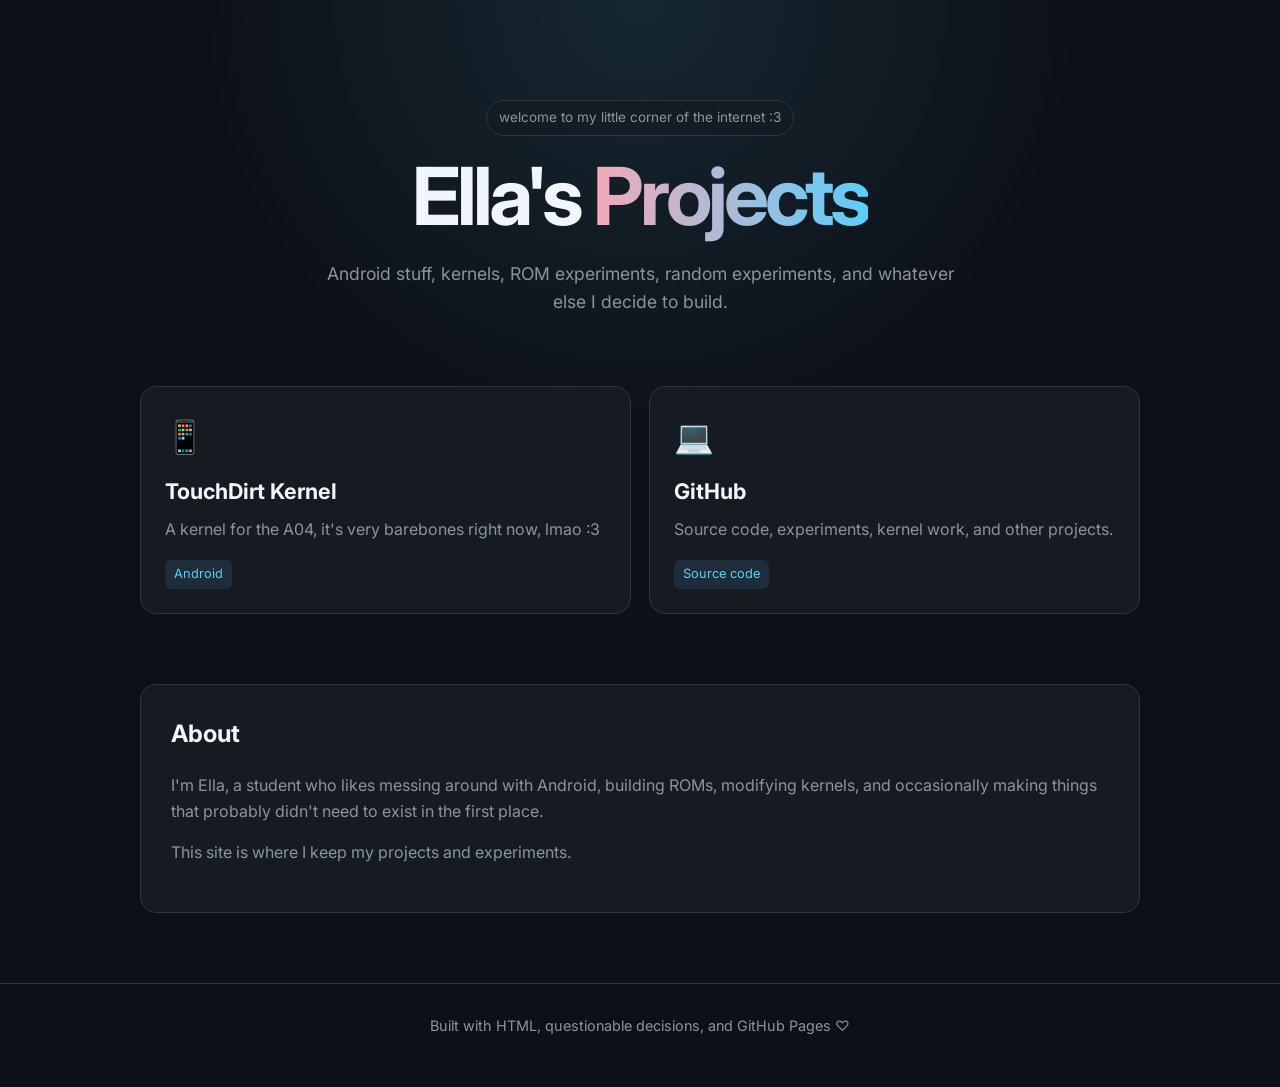
<file: index.html>
<!DOCTYPE html>
<html lang="en">
<head>
    <meta charset="UTF-8">
    <meta name="viewport" content="width=device-width, initial-scale=1.0">

    <title>Ella's Projects</title>
    <meta name="description" content="A collection of Ella's projects, experiments, and other silly things.">

    <link rel="icon" href="favicon.png" type="image/png">

    <link rel="preconnect" href="https://fonts.googleapis.com">
    <link rel="preconnect" href="https://fonts.gstatic.com" crossorigin>
    <link href="https://fonts.googleapis.com/css2?family=Inter:wght@400;500;600;700&display=swap" rel="stylesheet">

    <style>
        :root {
            --bg: #0d1117;
            --card: #161b22;
            --card-hover: #1c2330;
            --text: #f0f6fc;
            --muted: #8b949e;
            --accent: #f5a9b8;
            --accent-2: #5bcefa;
            --border: #30363d;
        }

        * {
            box-sizing: border-box;
        }

        html {
            scroll-behavior: smooth;
        }

        body {
            margin: 0;
            min-height: 100vh;
            font-family: "Inter", sans-serif;
            background:
                radial-gradient(
                    circle at top,
                    rgba(91, 206, 250, 0.12),
                    transparent 35%
                ),
                var(--bg);
            color: var(--text);
            line-height: 1.6;
        }

        a {
            color: inherit;
            text-decoration: none;
        }

        .container {
            width: min(100% - 40px, 1000px);
            margin: auto;
        }

        header {
            padding: 100px 0 70px;
            text-align: center;
        }

        .badge {
            display: inline-block;
            padding: 6px 12px;
            border: 1px solid var(--border);
            border-radius: 999px;
            color: var(--muted);
            font-size: 0.85rem;
            margin-bottom: 20px;
            background: rgba(22, 27, 34, 0.8);
        }

        h1 {
            margin: 0;
            font-size: clamp(2.5rem, 8vw, 5rem);
            line-height: 1;
            letter-spacing: -0.05em;
        }

        .gradient {
            background: linear-gradient(
                90deg,
                var(--accent),
                var(--accent-2)
            );
            -webkit-background-clip: text;
            background-clip: text;
            color: transparent;
        }

        .intro {
            max-width: 650px;
            margin: 24px auto 0;
            color: var(--muted);
            font-size: 1.1rem;
        }

        .projects {
            display: grid;
            grid-template-columns: repeat(auto-fit, minmax(280px, 1fr));
            gap: 18px;
            padding-bottom: 70px;
        }

        .project {
            display: block;
            padding: 24px;
            border: 1px solid var(--border);
            border-radius: 16px;
            background: var(--card);
            transition:
                transform 0.2s ease,
                border-color 0.2s ease,
                background 0.2s ease;
        }

        .project:hover {
            transform: translateY(-4px);
            border-color: var(--accent);
            background: var(--card-hover);
        }

        .project-icon {
            font-size: 2rem;
            margin-bottom: 12px;
        }

        .project h2 {
            margin: 0 0 8px;
            font-size: 1.35rem;
        }

        .project p {
            margin: 0;
            color: var(--muted);
        }

        .tag {
            display: inline-block;
            margin-top: 18px;
            padding: 4px 9px;
            border-radius: 6px;
            background: rgba(91, 206, 250, 0.1);
            color: var(--accent-2);
            font-size: 0.8rem;
        }

        .about {
            margin-bottom: 70px;
            padding: 30px;
            border: 1px solid var(--border);
            border-radius: 16px;
            background: var(--card);
        }

        .about h2 {
            margin-top: 0;
        }

        .about p {
            color: var(--muted);
        }

        footer {
            padding: 30px 0 50px;
            border-top: 1px solid var(--border);
            color: var(--muted);
            text-align: center;
            font-size: 0.9rem;
        }

        @media (max-width: 600px) {
            header {
                padding-top: 70px;
            }

            .container {
                width: min(100% - 28px, 1000px);
            }

            .projects {
                grid-template-columns: 1fr;
            }
        }
    </style>
</head>

<body>

    <header>
        <div class="container">
            <div class="badge">welcome to my little corner of the internet :3</div>

            <h1>
                Ella's <span class="gradient">Projects</span>
            </h1>

            <p class="intro">
                Android stuff, kernels, ROM experiments, random experiments,
                and whatever else I decide to build.
            </p>
        </div>
    </header>

    <main class="container">

        <section class="projects">

            <a class="project" href="/tdk/">
                <div class="project-icon">📱</div>

                <h2>TouchDirt Kernel</h2>

                <p>
                    A kernel for the A04, it's very barebones
                    right now, lmao :3
                </p>

                <span class="tag">Android</span>
            </a>

            <a class="project"
               href="https://github.com/DaniTheSillyFem"
               target="_blank"
               rel="noopener noreferrer">

                <div class="project-icon">💻</div>

                <h2>GitHub</h2>

                <p>
                    Source code, experiments, kernel work,
                    and other projects.
                </p>

                <span class="tag">Source code</span>
            </a>

        </section>

        <section class="about">
            <h2>About</h2>

            <p>
                I'm Ella, a student who likes messing around with Android,
                building ROMs, modifying kernels, and occasionally making
                things that probably didn't need to exist in the first place.
            </p>

            <p>
                This site is where I keep my projects and experiments.
            </p>
        </section>

    </main>

    <footer>
        <div class="container">
            Built with HTML, questionable decisions, and GitHub Pages ♡
        </div>
    </footer>

</body>
  </html>
</file>
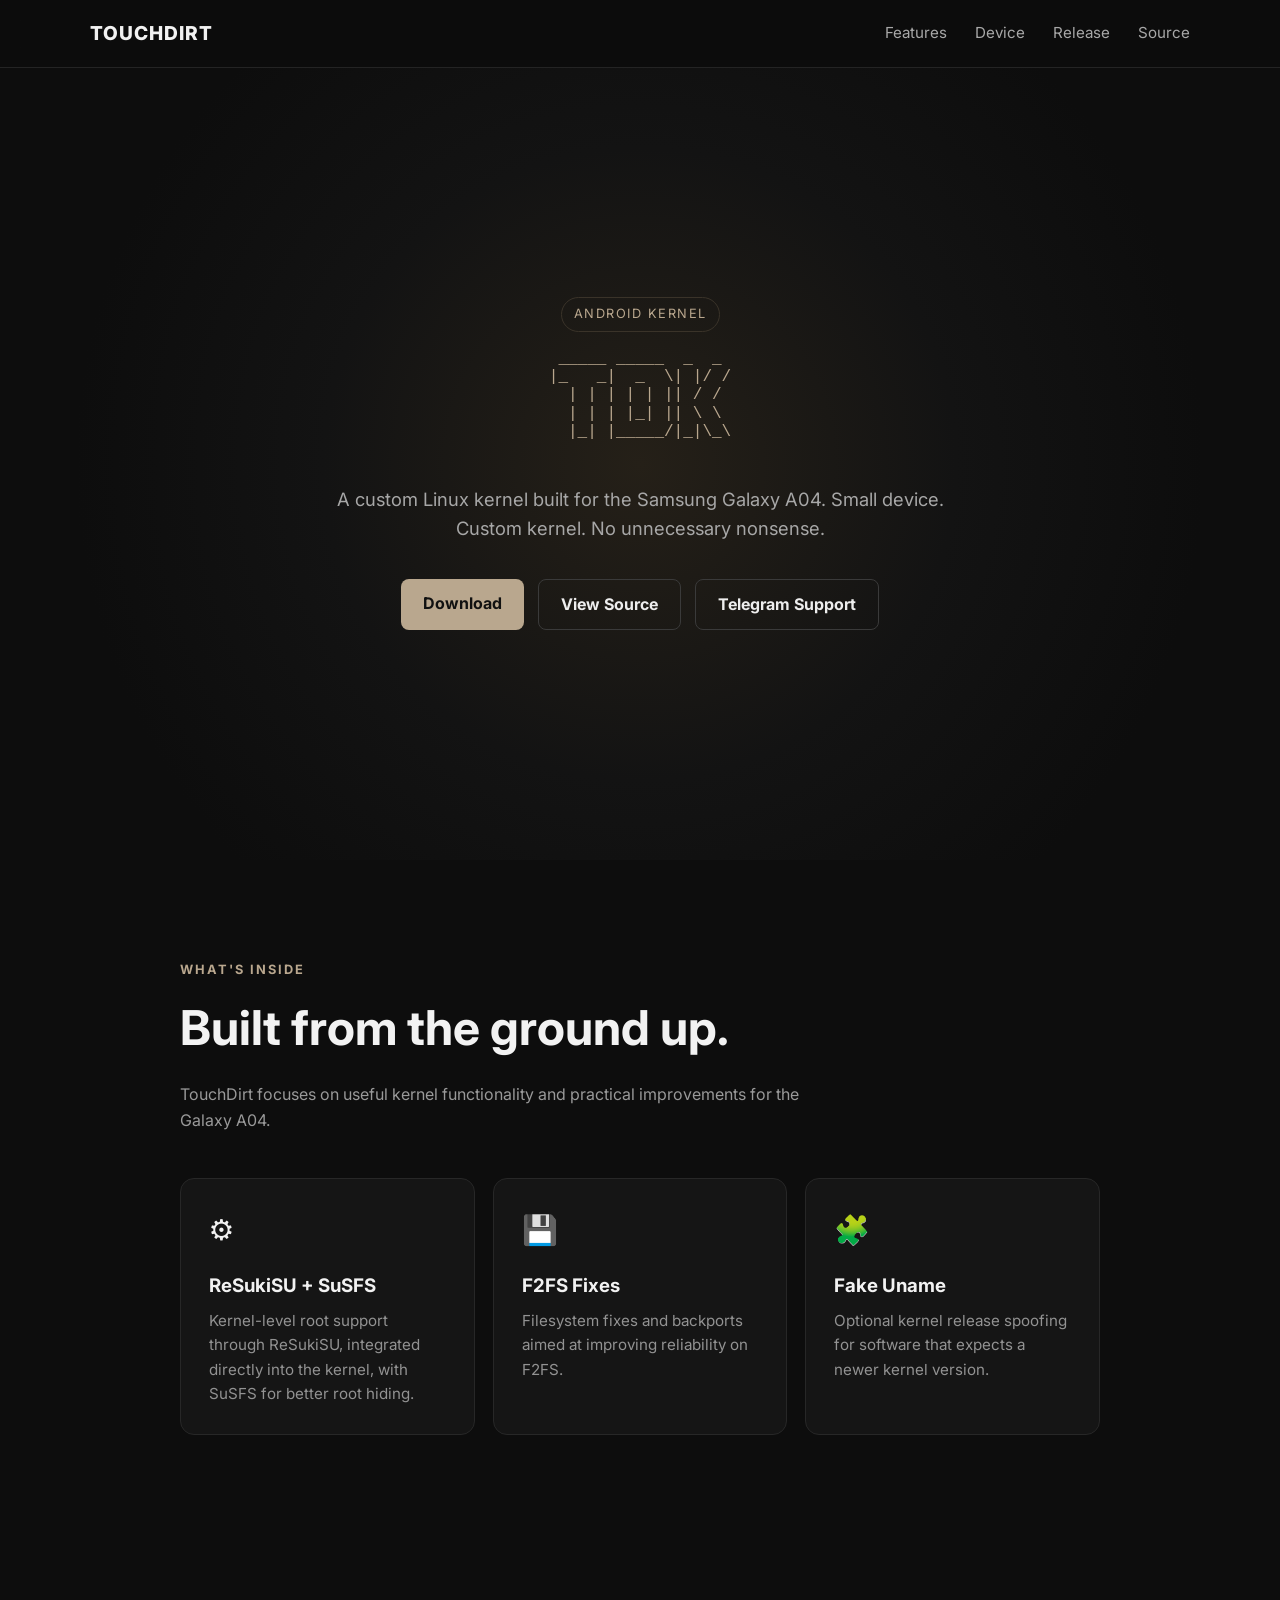
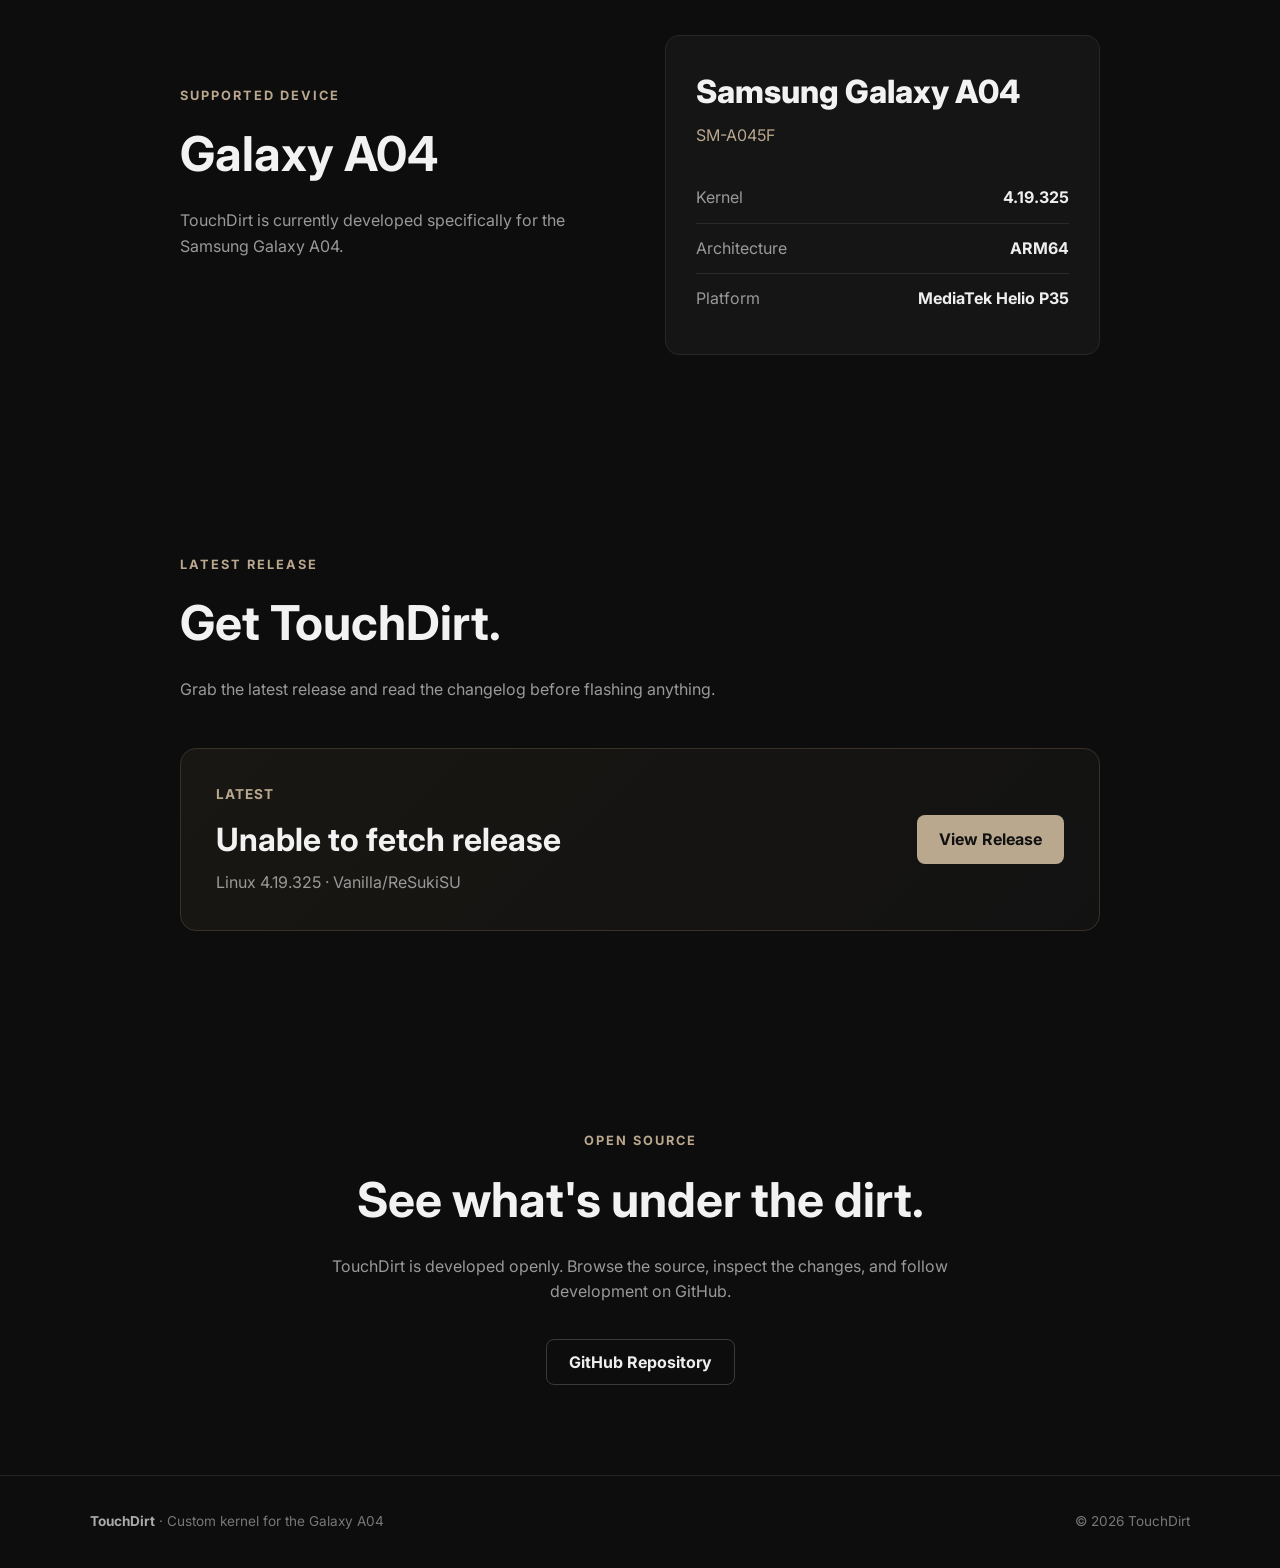
<file: tdk/index.html>
<!DOCTYPE html>
<html lang="en">
<head>
    <meta charset="UTF-8">
    <meta name="viewport" content="width=device-width, initial-scale=1.0">

    <title>TouchDirt</title>

    <link rel="icon" href="favicon.png" type="image/png">

    <link rel="preconnect" href="https://fonts.googleapis.com">
    <link rel="preconnect" href="https://fonts.gstatic.com" crossorigin>
    <link href="https://fonts.googleapis.com/css2?family=Inter:wght@400;500;600;700;800&display=swap" rel="stylesheet">

    <style>
        * {
            box-sizing: border-box;
            margin: 0;
            padding: 0;
        }

        html {
            scroll-behavior: smooth;
        }

        body {
            font-family: Inter, system-ui, -apple-system, BlinkMacSystemFont, "Segoe UI", sans-serif;
            background: #0d0d0d;
            color: #f2f2f2;
            line-height: 1.6;
        }

        a {
            color: inherit;
            text-decoration: none;
        }

        /* Navigation */

        nav {
            position: sticky;
            top: 0;
            z-index: 10;

            display: flex;
            justify-content: space-between;
            align-items: center;

            padding: 18px 7%;

            background: rgba(13, 13, 13, 0.85);
            backdrop-filter: blur(12px);

            border-bottom: 1px solid #242424;
        }

        .logo {
            font-size: 1.2rem;
            font-weight: 800;
            letter-spacing: 1px;
        }

        .nav-links {
            display: flex;
            gap: 28px;
            color: #a8a8a8;
            font-size: 0.95rem;
        }

        .nav-links a:hover {
            color: #ffffff;
        }

        .menu-toggle {
            display: none;
        }

        @media (max-width: 700px) {
            nav {
                position: sticky;
                top: 0;

                display: grid;
                grid-template-columns: 1fr auto;
                align-items: center;

                padding: 16px 5%;
            }

            .logo {
                justify-self: start;
            }

            .menu-toggle {
                display: block;

                background: none;
                border: none;
                color: #ffffff;

                font-size: 1.6rem;
                line-height: 1;
                cursor: pointer;
            }

            .nav-links {
                display: none;

                grid-column: 1 / -1;
                width: 100%;

                flex-direction: column;
                align-items: center;

                gap: 16px;
                padding-top: 12px;
            }

            .nav-links.open {
                display: flex;
            }
        }

        /* Hero */

        .hero {
            min-height: 88vh;

            display: flex;
            align-items: center;
            justify-content: center;

            text-align: center;

            padding: 80px 20px;

            background:
                radial-gradient(
                    circle at center,
                    #252018 0%,
                    #131313 42%,
                    #0d0d0d 75%
                );
        }

        .hero-content {
            max-width: 850px;
        }

        .eyebrow {
            display: inline-block;

            margin-bottom: 18px;
            padding: 6px 12px;

            border: 1px solid #3a3329;
            border-radius: 999px;

            color: #b9a78e;
            font-size: 0.8rem;
            letter-spacing: 1.5px;
            text-transform: uppercase;
        }

        .logo-art {
            margin-bottom: 25px;

            font-family: "Courier New", monospace;
            font-size: clamp(0.55rem, 2vw, 1rem);
            line-height: 1.15;

            color: #b9a78e;

            white-space: pre;
        }

        .hero p {
            max-width: 620px;
            margin: 0 auto 35px;

            color: #a7a7a7;
            font-size: 1.15rem;
        }

        .buttons {
            display: flex;
            justify-content: center;
            gap: 14px;
            flex-wrap: wrap;
        }

        .button {
            padding: 12px 22px;

            border-radius: 8px;

            font-weight: 700;

            transition:
                transform 0.2s ease,
                background 0.2s ease;
        }

        .button:hover {
            transform: translateY(-2px);
        }

        .button-primary {
            background: #b9a78e;
            color: #111111;
        }

        .button-primary:hover {
            background: #c9b99f;
        }

        .button-secondary {
            border: 1px solid #3a3a3a;
            color: #eeeeee;
        }

        .button-secondary:hover {
            background: #191919;
        }

        /* General sections */

        section {
            max-width: 1100px;
            margin: auto;
            padding: 100px 7%;
        }

        .section-label {
            color: #b9a78e;
            font-size: 0.8rem;
            font-weight: 700;
            letter-spacing: 2px;
            text-transform: uppercase;

            margin-bottom: 10px;
        }

        section h2 {
            font-size: clamp(2rem, 5vw, 3rem);
            margin-bottom: 15px;
        }

        .section-description {
            color: #999999;
            max-width: 650px;
            margin-bottom: 45px;
        }

        /* Features */

        .features {
            display: grid;
            grid-template-columns: repeat(3, 1fr);
            gap: 18px;
        }

        .card {
            padding: 28px;

            background: #151515;

            border: 1px solid #272727;
            border-radius: 14px;

            transition:
                transform 0.2s ease,
                border-color 0.2s ease;
        }

        .card:hover {
            transform: translateY(-4px);
            border-color: #4a4034;
        }

        .card-icon {
            font-size: 1.8rem;
            margin-bottom: 18px;
        }

        .card h3 {
            margin-bottom: 8px;
        }

        .card p {
            color: #929292;
            font-size: 0.95rem;
        }

        /* Device */

        .device {
            display: grid;
            grid-template-columns: 1fr 1fr;
            gap: 50px;
            align-items: center;
        }

        .device-info {
            padding: 30px;

            background: #151515;
            border: 1px solid #272727;
            border-radius: 14px;
        }

        .device-name {
            font-size: 2rem;
            font-weight: 800;
            margin-bottom: 5px;
        }

        .device-model {
            color: #b9a78e;
            margin-bottom: 25px;
        }

        .spec {
            display: flex;
            justify-content: space-between;

            padding: 12px 0;

            border-bottom: 1px solid #292929;

            color: #999999;
        }

        .spec:last-child {
            border-bottom: none;
        }

        .spec strong {
            color: #eeeeee;
        }

        /* Release */

        .release {
            display: flex;
            justify-content: space-between;
            align-items: center;
            gap: 30px;

            padding: 35px;

            background:
                linear-gradient(
                    135deg,
                    #191713,
                    #121212
                );

            border: 1px solid #393126;
            border-radius: 16px;
        }

        .release-version {
            color: #b9a78e;
            font-size: 0.85rem;
            font-weight: 700;
            letter-spacing: 1px;
            text-transform: uppercase;

            margin-bottom: 8px;
        }

        .release h3 {
            font-size: 2rem;
            margin-bottom: 5px;
        }

        .release p {
            color: #999999;
        }

        /* Source */

        .source {
            text-align: center;
        }

        .source .section-description {
            margin-left: auto;
            margin-right: auto;
        }

        /* Footer */

        footer {
            padding: 35px 7%;

            border-top: 1px solid #242424;

            color: #777777;
            font-size: 0.85rem;

            display: flex;
            justify-content: space-between;
            gap: 20px;
            flex-wrap: wrap;
        }

        footer strong {
            color: #aaaaaa;
        }

        /* Mobile */

        @media (max-width: 750px) {
            nav {
                padding: 16px 5%;
            }

            .nav-links {
                display: none;
            }

            section {
                padding: 75px 5%;
            }

            .features {
                grid-template-columns: 1fr;
            }

            .device {
                grid-template-columns: 1fr;
            }

            .release {
                flex-direction: column;
                align-items: flex-start;
            }

            .hero h1 {
                letter-spacing: -3px;
            }
        }
    </style>
</head>

<body>

    <!-- Navigation -->

    <nav>
        <a href="#" class="logo">TOUCHDIRT</a>

        <button class="menu-toggle" aria-label="Open navigation">
            ☰
        </button>

        <div class="nav-links">
            <a href="#features">Features</a>
            <a href="#device">Device</a>
            <a href="#release">Release</a>
            <a href="#source">Source</a>
        </div>
    </nav>


    <!-- Hero -->

    <header class="hero">

        <div class="hero-content">

            <div class="eyebrow">
                Android Kernel
            </div>

            <!-- DO NOT FIX THE SPACING. IT IS INTENTIONAL. -->
            <pre class="logo-art">
_____ _____  _  _
|_   _|  _  \| |/ /
 | | | | | || / /
 | | | |_| || \ \
  |_| |_____/|_|\_\
            </pre>

            <p>
                A custom Linux kernel built for the Samsung Galaxy A04.
                Small device. Custom kernel. No unnecessary nonsense.
            </p>

            <div class="buttons">

                <a
                    class="button button-primary"
                    href="#release"
                >
                    Download
                </a>

                <a
                    class="button button-secondary"
                    href="https://github.com/DaniTheSillyFem/android_kernel_samsung_a04"
                >
                    View Source
                </a>

                <a
                    class="button button-secondary"
                    href="https://t.me/touchdirtkernel"
                >
                    Telegram Support
                </a>

            </div>

        </div>

    </header>


    <!-- Features -->

    <section id="features">

        <div class="section-label">
            What's inside
        </div>

        <h2>
            Built from the ground up.
        </h2>

        <p class="section-description">
            TouchDirt focuses on useful kernel functionality and
            practical improvements for the Galaxy A04.
        </p>

        <div class="features">

            <article class="card">

                <div class="card-icon">⚙️</div>

                <h3>ReSukiSU + SuSFS</h3>

                <p>
                    Kernel-level root support through ReSukiSU,
                    integrated directly into the kernel,
                    with SuSFS for better root hiding.
                </p>

            </article>


            <article class="card">

                <div class="card-icon">💾</div>

                <h3>F2FS Fixes</h3>

                <p>
                    Filesystem fixes and backports aimed at
                    improving reliability on F2FS.
                </p>

            </article>


            <article class="card">

                <div class="card-icon">🧩</div>

                <h3>Fake Uname</h3>

                <p>
                    Optional kernel release spoofing for software
                    that expects a newer kernel version.
                </p>

            </article>

        </div>

    </section>


    <!-- Device -->

    <section id="device">

        <div class="device">

            <div>

                <div class="section-label">
                    Supported device
                </div>

                <h2>
                    Galaxy A04
                </h2>

                <p class="section-description">
                    TouchDirt is currently developed specifically
                    for the Samsung Galaxy A04.
                </p>

            </div>


            <div class="device-info">

                <div class="device-name">
                    Samsung Galaxy A04
                </div>

                <div class="device-model">
                    SM-A045F
                </div>

                <div class="spec">
                    <span>Kernel</span>
                    <strong>4.19.325</strong>
                </div>

                <div class="spec">
                    <span>Architecture</span>
                    <strong>ARM64</strong>
                </div>

                <div class="spec">
                    <span>Platform</span>
                    <strong>MediaTek Helio P35</strong>
                </div>

            </div>

        </div>

    </section>


    <!-- Release -->

    <section id="release">

        <div class="section-label">
            Latest release
        </div>

        <h2>
            Get TouchDirt.
        </h2>

        <p class="section-description">
            Grab the latest release and read the changelog before
            flashing anything.
        </p>

        <div class="release">

            <div>

                <div class="release-version">
                    Latest
                </div>

                <h3 id="kernel-release">
                   Loading...
                </h3>

                <p>
                    Linux 4.19.325 · Vanilla/ReSukiSU
                </p>

            </div>

            <!-- Replace this with your release URL -->

            <a
                class="button button-primary"
                href="https://github.com/DaniTheSillyFem/android_kernel_samsung_a04/releases"
            >
                View Release
            </a>

        </div>

    </section>


    <!-- Source -->

    <section id="source" class="source">

        <div class="section-label">
            Open source
        </div>

        <h2>
            See what's under the dirt.
        </h2>

        <p class="section-description">
            TouchDirt is developed openly. Browse the source,
            inspect the changes, and follow development on GitHub.
        </p>

        <!-- Replace with your repository -->

        <a
            class="button button-secondary"
            href="https://github.com/"
        >
            GitHub Repository
        </a>

    </section>


    <!-- Footer -->

    <footer>

        <div>
            <strong>TouchDirt</strong>
            · Custom kernel for the Galaxy A04
        </div>

        <div>
            © 2026 TouchDirt
        </div>

    </footer>

    <script>
        const menuToggle = document.querySelector(".menu-toggle");
        const navLinks = document.querySelector(".nav-links");

        menuToggle.addEventListener("click", () => {
            navLinks.classList.toggle("open");
        });
    </script>

    <script>
    fetch("https://api.github.com/repos/DaniTheSillyFem/android_kernel_samsung_a04/releases/latest")
        .then(response => response.json())
        .then(release => {
            document.getElementById("kernel-release").textContent = release.name;
        })
        .catch(error => {
            console.error("Failed to fetch GitHub release:", error);
            document.getElementById("kernel-release").textContent = "Unable to fetch release";
        });
    </script>

</body>
</html>
</file>
